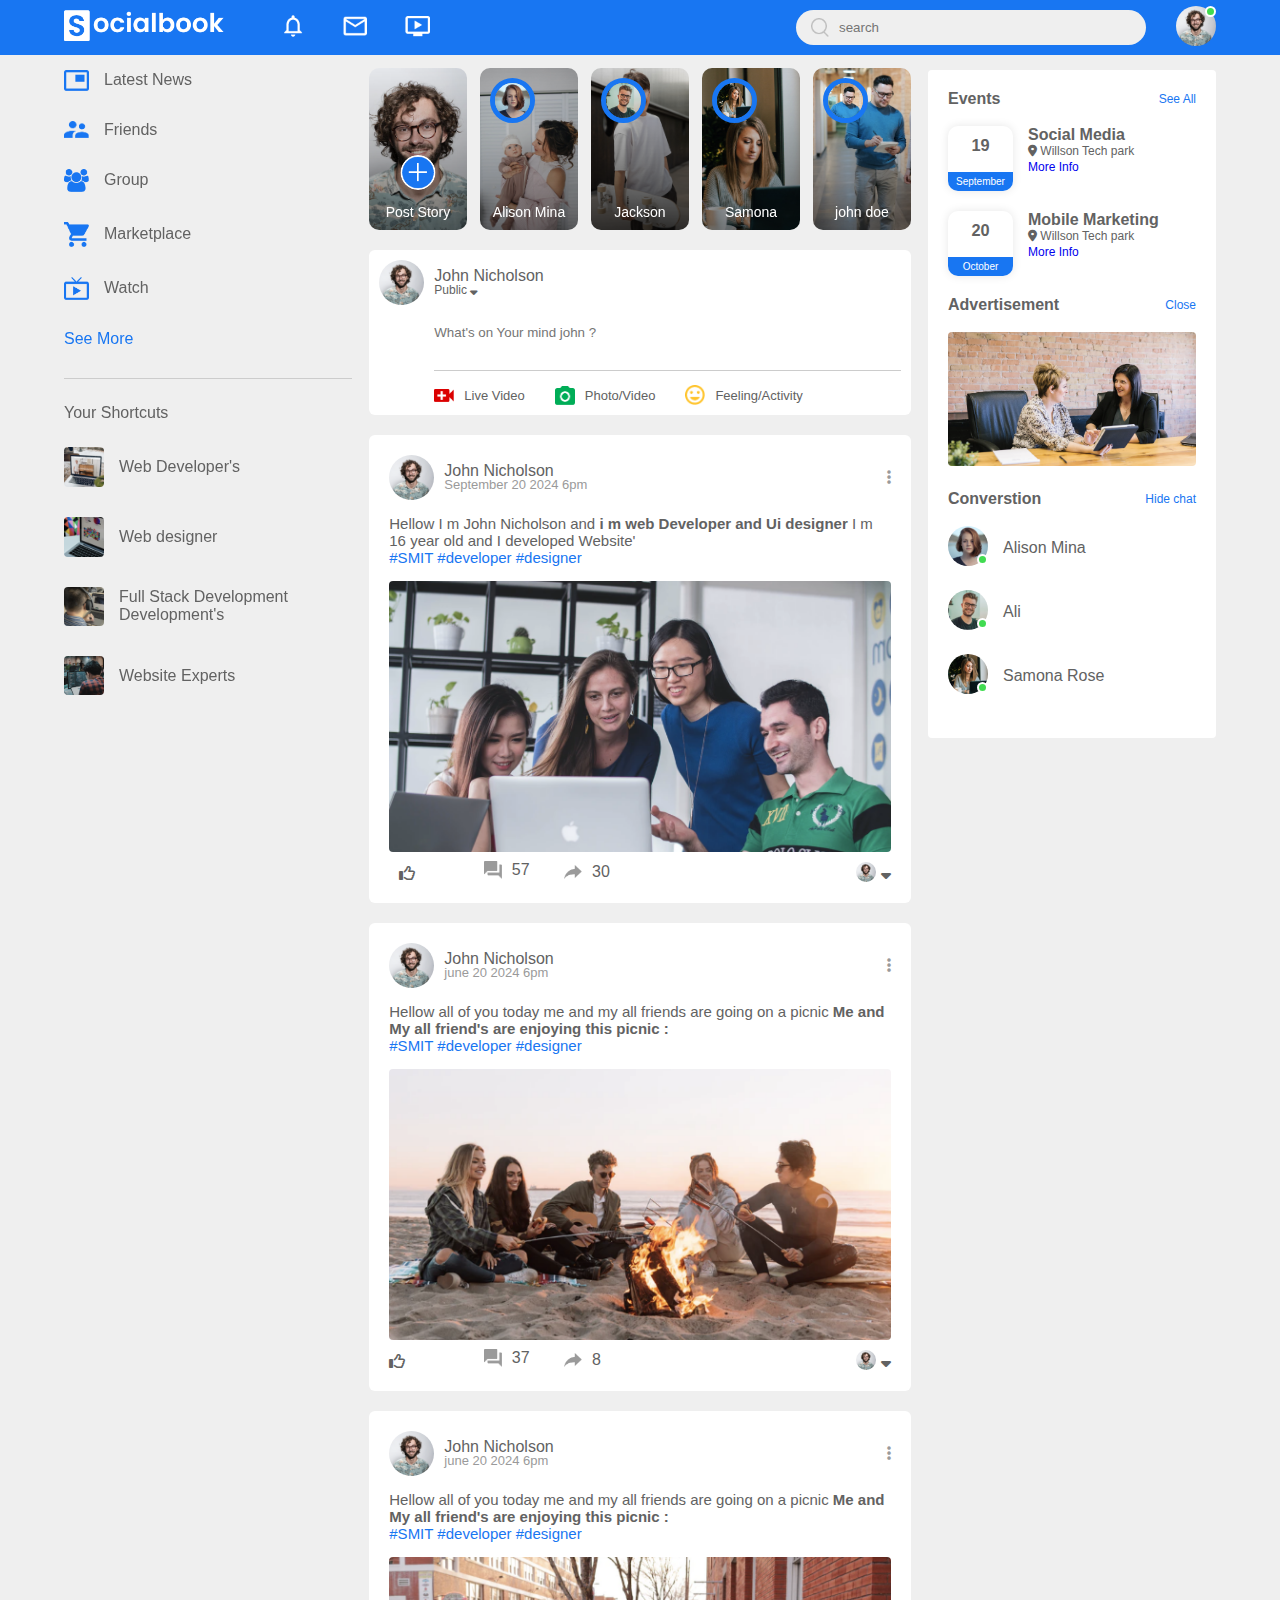
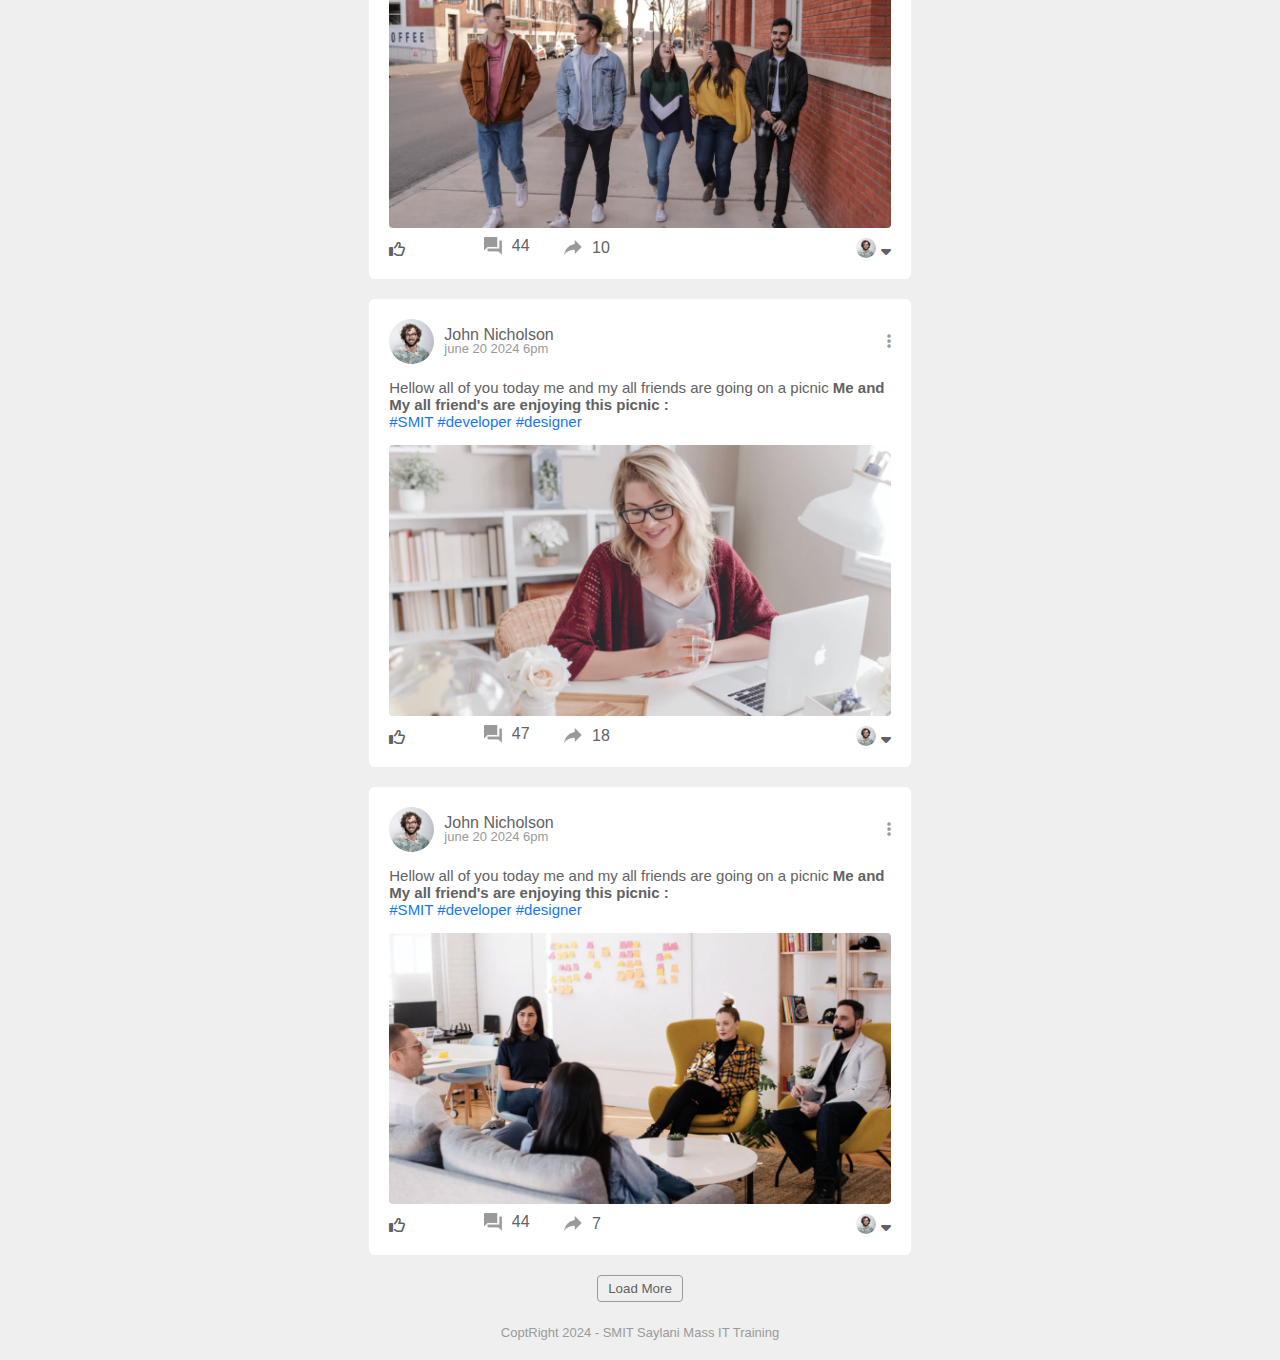
<file: index.html>
<!DOCTYPE html>
<html lang="en">
<head>
    <meta charset="UTF-8">
    <meta name="viewport" content="width=device-width, initial-scale=1.0">
    <link rel="stylesheet" href="style.css">
    <link rel="stylesheet" href="https://cdnjs.cloudflare.com/ajax/libs/font-awesome/6.6.0/css/all.min.css">
    
    <title>Document</title>
</head>
<body>
    <nav>
        <div class="nav-left">
            <a href="index.html">
                <img src="images/logo.png" alt="" class="logo">
            </a>

            <ul>
                <li><img src="./images/notification.png" alt=""></li>
                <li><img src="./images/inbox.png" alt=""></li>
                <li><img src="./images/video.png" alt=""></li>
            </ul>
        </div>

        <div class="nav-right">
            <div class="search-box">
                <img src="./images/search.png" alt="">
                <input type="text" placeholder="search" name="" id="">
            </div>
            <div class="nav-user-icon online" onclick="settingToggle()">
                <img src="./images/profile-pic.png" alt="">
            </div>
            
        </div>

        <!-- setting menu -->

        <div class="setting">

            <div id="darkbtn"  >
                <span  ></span>
            </div>


            <div class="stt-inner">

                <div class="user-profile">
                    <img src="./images/profile-pic.png" alt="">
                <div>
                    <p>John Nicholson</p>
                    <a href="profile.html">See your Profile</a>
                </div>
                
            </div>
            <hr>
        <div class="user-profile">
                <img src="images/feedback.png" alt="">
                <div>
                    <p>Give feedBack</p>
                    <a href="#">Help Us to improve the new design</a>
                </div>
                
            </div>
            <hr>

            <div class="setting-links">
                <img src="./images/setting.png"
                class="setting-icon" alt="">
                <a href="#">Setting & Privay <img src="./images/arrow.png" width="10px" alt=""></a>
            </div>

            <div class="setting-links">
                <img src="./images/help.png"
                class="setting-icon" alt="">
                <a href="#">Help & Support<img src="./images/arrow.png" width="10px" alt=""></a>
            </div>

            <div class="setting-links">

                <img src="./images/display.png"
                class="setting-icon" alt="">
                <a href="#">Disply & Accessibility<img src="./images/arrow.png" width="10px" alt=""></a>
            </div>
            
            <div class="setting-links">
                <img src="./images/logout.png"
                class="setting-icon" alt="">
                <a href="#">logout<img src="./images/arrow.png" width="10px" alt=""></a>
            </div>
            
        </div>
        </div>
    </div>

    </nav>
    
    <div class="main-container">
        <!-- -------left left-sidebar ---- -->
        <div class="left-sidebar">
            <div class="imp-link">
                <a href="#"><img src="./images/news.png" alt=""> Latest News</a>
                
                <a href="#"><img src="./images/friends.png" alt="">Friends</a>
                
                <a href="#"><img src="./images/group.png" alt="">Group</a>
                
                <a href="#"><img src="./images/marketplace.png" alt="">Marketplace</a>
                
                <a href="#"><img src="./images/watch.png "alt="">Watch</a>
                
                
                <a href="#">See More</a>

            </div>
            <div class="shortcut-links">
                <p>Your Shortcuts</p>
                <a href="#"><img src="./images/shortcut-1.png" alt="">Web Developer's</a>
                <a href="#"><img src="./images/shortcut-2.png" alt="">Web designer</a>
                <a href="#"><img src="./images/shortcut-3.png" alt="">Full Stack Development Development's</a>
                <a href="#"><img src="./images/shortcut-4.png" alt="">Website Experts</a>
    
            </div>
        </div>
  


        <!-- -------main-sidebar ---- -->
        <div class="main-contant">

            <div class="story-gallery">
                <div class="story story1">
                    <img src="images/upload.png" alt="">
                    <p>Post Story</p>
                </div>

                <div class="story story2">
                    <img src="images/member-1.png" alt="">
                    <p>Alison Mina</p>
                </div>

                <div class="story story3">
                    <img src="images/member-2.png" alt="">
                    <p>Jackson</p>
                </div>
                
                <div class="story story4">
                    <img src="images/member-3.png" alt="">
                    <p>Samona</p>
                </div>

                <div class="story story5">
                    <img src="images/member-4.png" alt="">
                    <p>john doe</p>
                </div>
            </div> 



            <div class="write-post"> 
                <div class="user-profile">
                    <img src="./images/profile-pic.png" alt="">
                    <div>
                        <p>John Nicholson</p>
                        <small>Public <i class="fa-solid fa-sort-down"></i></small>
                    </div>

                </div>
                
                <div class="post-input">
                    <textarea  rows="3" placeholder="What's on Your mind john ?" ></textarea>

                    <div class="add-post">
                        <a href="#"><img src="./images/live-video.png" alt="">Live Video</a>
                        
                        <a href="#"><img src="./images/photo.png" alt="">Photo/Video</a>
                        
                        <a href="#"><img src="./images/feeling.png" alt="">Feeling/Activity </a>
                         
                    </div>
                 </div>
            </div>

            <div class="post-container">
                   <div class="post-row">
                    
                <div class="user-profile">
                    <img src="./images/profile-pic.png" alt="">
                    <div>
                        <p>John Nicholson</p> 
                        <span>September 20 2024 6pm</span>
                    </div>
                </div>
                <a href=""><i class="fa-solid fa-ellipsis-v"></i></a>
         </div>


                <p class="post-text">Hellow I m John Nicholson and <span>  i m web Developer and Ui designer </span>I m 16 year old and I developed Website'<br> <a href="#">#SMIT</a>
                <a href="#">#developer</a>
                    <a href="#">#designer</a></p>
                    <img src="./images/feed-image-1.png" class="post-img">
                    
                    <div class="post-row">
                        <div class="activity-icons">
                            <div><i class="fa-regular fa-thumbs-up  like-js"  onclick="likebtn()" ondblclick="unlikebtn()" > </i></div>
                            <div><img src="./images/comments.png" alt="">57</div>
                            <div><img src="./images/share.png" alt="">30</div>
                        </div>

                        <div class="post-profile-icon">
                            <img src="images/profile-pic.png" alt=""><i class="fa-solid fa-sort-down"></i>
                        </div>
                    </div>
                    
 
                
            </div>

<!-- secone post  -->
            
            <div class="post-container">
                <div class="post-row">
                 
             <div class="user-profile">
                 <img src="./images/profile-pic.png" alt="">
                 <div>
                     <p>John Nicholson</p> 
                     <span>june 20 2024 6pm</span>
                 </div>
             </div>
             <a href=""><i class="fa-solid fa-ellipsis-v"></i></a>
      </div>

             <p class="post-text">Hellow all of you today me and my all friends are going on a picnic <span>Me and My all friend's are enjoying this picnic :</span> <br> <a href="#">#SMIT</a>
             <a href="#">#developer</a>
                 <a href="#">#designer</a></p>
                 <img src="./images/feed-image-2.png" class="post-img">
                 
                 <div class="post-row">
                     <div class="activity-icons">
                         <!-- <div><img src="./images/like.png" alt="">113</div> -->
                         <div><i class="fa-regular fa-thumbs-up  like2-js"  onclick="likebtn2()" ondblclick="unlikebtn()" > </i></div>
                         <div><img src="./images/comments.png" alt="">37</div>
                         <div><img src="./images/share.png" alt="">8</div>
                     </div>

                     <div class="post-profile-icon">
                         <img src="images/profile-pic.png" alt=""><i class="fa-solid fa-sort-down"></i>
                     </div>
                 </div>
                  
         </div>
<!-- 3th post  -->


         <div class="post-container">
            <div class="post-row">
             
         <div class="user-profile">
             <img src="./images/profile-pic.png" alt="">
             <div>
                 <p>John Nicholson</p> 
                 <span>june 20 2024 6pm</span>
             </div>
         </div>
         <a href=""><i class="fa-solid fa-ellipsis-v"></i></a>
  </div>

         <p class="post-text">Hellow all of you today me and my all friends are going on a picnic <span>Me and My all friend's are enjoying this picnic :</span> <br> <a href="#">#SMIT</a>
         <a href="#">#developer</a>
             <a href="#">#designer</a></p>
             <img src="./images/feed-image-3.png" class="post-img">
             
             <div class="post-row">
                 <div class="activity-icons">
                     <!-- <div><img src="./images/like.png" alt="">89</div> -->
                     <div><i class="fa-regular fa-thumbs-up  like3-js"  onclick="likebtn3()" ondblclick="unlikebtn()" > </i></div>
                     <div><img src="./images/comments.png" alt="">44</div>
                     <div><img src="./images/share.png" alt="">10</div>
                 </div>

                 <div class="post-profile-icon">
                     <img src="images/profile-pic.png" alt=""><i class="fa-solid fa-sort-down"></i>
                 </div>
             </div>
              
     </div>
<!-- 4th post  -->


     <div class="post-container">
        <div class="post-row">
         
     <div class="user-profile">
         <img src="./images/profile-pic.png" alt="">
         <div>
             <p>John Nicholson</p> 
             <span>june 20 2024 6pm</span>
         </div>
     </div>
     <a href=""><i class="fa-solid fa-ellipsis-v"></i></a>
</div>

     <p class="post-text">Hellow all of you today me and my all friends are going on a picnic <span>Me and My all friend's are enjoying this picnic :</span> <br> <a href="#">#SMIT</a>
     <a href="#">#developer</a>
         <a href="#">#designer</a></p>
         <img src="./images/feed-image-4.png" class="post-img">
         
         <div class="post-row">
             <div class="activity-icons">
                 <!-- <div><img src="./images/like.png" alt="">77</div> -->
                 <div><i class="fa-regular fa-thumbs-up  like4-js"  onclick="likebtn4()" ondblclick="unlikebtn()" > </i></div>
                 <div><img src="./images/comments.png" alt="">47</div>
                 <div><img src="./images/share.png" alt="">18</div>
             </div>

             <div class="post-profile-icon">
                 <img src="images/profile-pic.png" alt=""><i class="fa-solid fa-sort-down"></i>
             </div>
         </div>
          
 </div>

        <!-- 5th Post -->

     <div class="post-container">
        <div class="post-row">
         
     <div class="user-profile">
         <img src="./images/profile-pic.png" alt="">
         <div>
             <p>John Nicholson</p> 
             <span>june 20 2024 6pm</span>
         </div>
     </div>
     <a href=""><i class="fa-solid fa-ellipsis-v"></i></a>
</div>

     <p class="post-text">Hellow all of you today me and my all friends are going on a picnic <span>Me and My all friend's are enjoying this picnic :</span> <br> <a href="#">#SMIT</a>
     <a href="#">#developer</a>
         <a href="#">#designer</a></p>
         <img src="./images/feed-image-5.png" class="post-img">
         
         <div class="post-row">
             <div class="activity-icons">
                 <!-- <div><img src="./images/like.png" alt="">115</div> -->
                 <div><i class="fa-regular fa-thumbs-up  like5-js"  onclick="likebtn5()" ondblclick="unlikebtn()" > </i></div>
                 <div><img src="./images/comments.png" alt="">44</div>
                 <div><img src="./images/share.png" alt="">7</div>
             </div>

             <div class="post-profile-icon">
                 <img src="images/profile-pic.png" alt=""><i class="fa-solid fa-sort-down"></i>
             </div>
         </div>
         
        </div>
        
        <button type="button" class="loadbtn">Load More</button>



        </div>
 
        
        <!-- -------right-sidebar ---- -->
        <div class="right-sidebar">

            <div class="sidebar-title">
                <h4>Events</h4>
                <a href="#">See All</a>
            </div>

            <div class="event">
                <div class="left-event">
                    <h3>19</h3>
                    <span>September</span>
                </div>
                <div class="right-event">
                    <h4>Social Media</h4>
                    <p> <i class="fa-solid fa-location-dot"></i> Willson Tech park</p>
                    <a href="#">More Info</a>
                </div>
            </div>
            
            <div class="event">
                <div class="left-event">
                    <h3>20</h3>
                    <span>October</span>
                </div>
                <div class="right-event">
                    <h4>Mobile Marketing</h4>
                    <p><i class="fa-solid fa-location-dot"></i> Willson Tech park</p>
                    <a href="#">More Info</a>
                </div>
            </div>

            
            <div class="sidebar-title">
                <h4>Advertisement</h4>
                <a href="#">Close</a>
            </div>
            <img src="./images/advertisement.png" class="sidebar-ads" alt="">
 
            
            <div class="sidebar-title">
                <h4>Converstion</h4>
                <a href="#">Hide chat</a>
            </div>

            <div class="online-list">
                <div class="online">
                    <img src="./images/member-1.png" alt="">
                </div>
                <p>Alison Mina</p>
            </div>
 
            <div class="online-list">
                <div class="online">
                    <img src="./images/member-2.png" alt="">
                </div>
                <p>Ali</p>
            </div>
 
            <div class="online-list">
                <div class="online">
                    <img src="./images/member-3.png" alt="">
                </div>
                <p>Samona Rose</p>
            </div>
 

        </div>
    </div>

    <div class="footer">
        <p>CoptRight 2024 - SMIT Saylani Mass IT Training</p>
    </div>

    <script src="app.js"></script>

</body>
</html>
</file>
<file: style.css>
*{
    margin: 0;
    padding: 0;
    box-sizing: border-box;
    font-family:' poppins',sans-serif;
}

:root{
    --body-color:#efefef;
    --nav-color:#1876f2;
    --bg-color:#fff;

}

 .dark-theme{
    
    --body-color:#0a0a0a;
    --nav-color:#000;
    --bg-color:#000;
 }



body{
    background-color:var(--body-color);
    transition: background 0.3s;

}


nav{
    display: flex;
    align-items: center;
    justify-content: space-between;
    background: var(--nav-color);
    padding: 5px 5%;
    position: sticky;
    top: 0;
    z-index: 100;
}
.logo{
    width: 160px;
    margin-right: 40px;
}

.nav-left , .nav-right{
    display: flex;
    align-items: center;

}
.nav-left ul li{
    list-style: none;
    display: inline-block;

}
.nav-left ul li img{
    width: 28px;
    margin: 0 15px ;

}
.nav-user-icon img{
    width: 40px;
    border-radius: 50%;
    cursor: pointer;

} 
.nav-user-icon{
    margin-left: 30px;
}

.online{
    position: relative;
}
.online::after{
    content: " ";
    width: 7px ;
    height: 7px;
    border: 2px solid#fff;
    border-radius: 50%;
    background: #41db51;
    position:absolute;
    top: 0;
    right: 0;
}

.search-box{
    background-color:#efefef;
    width: 350px;
    border-radius: 20px;
    display: flex;
    align-items: center;
    padding:  0 15px ;

}
.search-box img{
    width: 18px;
}
.search-box input{
    width: 100%;
    background: transparent;
    padding:10px;
    outline: none;
    border: 0;
}

/* main Container :start */

.main-container{
    display: flex;
    justify-content: space-between;
    padding: 13px 5%;

}
 
.left-sidebar{
    flex-basis: 25%;
    position: sticky;
    top: 70px;
    align-self: flex-start;
}


.right-sidebar{
    flex-basis: 25%;
    position: sticky;
    top: 70px;
    align-self: flex-start;
    background-color:var(--bg-color);
    color: #626262;
    border-radius: 4px;
    padding: 20px;
    

} 
.main-contant{
    flex-basis: 47%;

}

.imp-link a, .shortcut-links a{
    text-decoration: none;
    display: flex;
    align-items: center;
    color: #626262;
    margin-bottom: 30px;
    width: fit-content;

}


.imp-link a img{
    width: 25px;
    margin-right: 15px;
}

.imp-link a:last-child{
    color: #1876f2;

}

.imp-link{
    border-bottom:1px solid#ccc;
}

.shortcut-links img{
    width:40px;
    border-radius: 4px;
    margin-right: 15px;

}

.shortcut-links p{
    margin: 25px 0;
    color: #626262;
    font-weight: 500;
}


.sidebar-title{
    display: flex;
    align-items: center;
    justify-content: space-between;
    margin-bottom: 18px;

}
 .right-sidebar h4{
    font-weight: 600;
    font-size: 16px;
}

.sidebar-title a{
    text-decoration: none;
    color:#1876f2 ;
    font-size: 12px;
}

.event {
    display: flex;
    font-size: 14px;
    margin-bottom: 20px;

}

.left-event{
    border-radius: 10px;
    height: 65px;
    width: 65px;
    margin-right: 15px;
    padding-top: 10px;
    text-align: center;
    position: relative;
    overflow: hidden;
    box-shadow: 0 0 10px rgba(0,0,0,0.1)
}

.event p {
    font-size: 12px;

}

.event a{
    font-size: 12px;
    text-decoration: none;
  }


.left-event span{
    position:  absolute;
    bottom: 0;
    left: 0;
    width: 100%;
    background-color:#1876f2;
    color: #fff;
    font-size: 10px;
    padding: 4px  0;
}

.sidebar-ads{
    width: 100%;
    margin-bottom: 20px;
    border-radius: 4px;
}

.online-list{
    display: flex;
    align-items: center;
    margin-bottom: 20px;

} 
.online-list .online img{
    width: 40px;
    border-radius: 50%;
    
}
.online-list .online{
    width: 40px;
    border-radius: 50%;
    margin-right: 15px;
}
.online-list .online::after{
    top: unset;
    bottom: 5px;
}
/* main .main-container */

.story-gallery{
    display: flex;
    justify-content: space-between;
    margin-bottom:20px;
}
.story{
    flex-basis: 18%;
    padding-top: 30%;
    position: relative;
    background-size: cover;
    border-radius: 10px;

}
.story img{
    position:  absolute;
    width: 45px;
    border-radius: 50%;
    top: 10px;
    left: 10px;
    border: 5px solid #1876f2;

}
.story p{
    position: absolute;
    bottom: 10px;
    width: 100%;
    text-align: center;
    color: white;
    font-size: 14px;
}

.story1{
    background-image:linear-gradient(transparent,rgba(0,0,0,0.5)), url(./images/status-1.png);
    
}
.story2{
    background-image:linear-gradient(transparent,rgba(0,0,0,0.5)), url(./images/status-2.png);
    
}
.story3{
    background-image:linear-gradient(transparent,rgba(0,0,0,0.8)), url(./images/status-3.png);
    
}.story4{
    background-image:linear-gradient(transparent,rgba(0,0,0,0.5)), url(./images/status-4.png);
    
}.story5{
    background-image:linear-gradient(transparent,rgba(0,0,0,0.5)), url(./images/status-5.png);
    
}

.story.story1 img{
    top: unset;
    left: 50%;
    bottom: 40px;
    transform: translateX(-50%);
    border: 0;
    width: 35px;
}

.write-post{
       width: 100%;
       background-color:var(--bg-color);
       border-radius: 6px;
       padding: 10px;
       color: #626262;

}
.user-profile{
    display: flex;
    align-items: center;

}
.user-profile img{
    width: 45px;
    border-radius: 50%;
    margin-right: 10px;
}
.user-profile p{
    margin-bottom: -5px;
    font-weight: 500;
    color: #626262;
}
.user-profile small{
    font-size: 12px;
}

.post-input{
    padding-left: 55px;
    padding-top: 20px;

}
.post-input textarea{
    width: 100%;
    border: 0;
    outline: 0;
    border-bottom: 1px solid #ccc;
    background-color: transparent;
    resize: none;
}
.add-post{
    display: flex;
    margin-top: 10px

}
.add-post a{
    text-decoration: none;
    display: flex;
    align-items: center;
    color: #626262;
    margin-right: 30px;
    font-size: 13px;
}

.add-post a img{
        width: 20px;
        margin-right: 10px;
}
  .post-container{
    width: 100%;
    background-color: var(--bg-color);
    border-radius: 6px;
    padding: 20px;
    color: #626262;
    margin: 20px 0;

}
.user-profile span{
    font-size: 13px;
    color: #9a9a9a;

}
.post-text{
    color: #626262;;
    margin: 15px 0 ;
    font-size: 15px;
    
    }
    .post-text span{
        color: #626262; 
        font-weight: 700;
        
        }
        
  .post-text a{
     color: #1876f2;
    text-decoration: none;
            }
            

.post-img{
    width: 100%;
    border-radius: 4px;
    margin-bottom: 5px;   
} 

 .post-row{
    display: flex;
    align-items: center;
    justify-content: space-between;
}
.activity-icons div img{
    width: 18px;
    margin-right: 10px;
}

.activity-icons i{
    width: 60px;
}
.like-js{
    padding-left: 10px;
}
.color1-js{
    color: #1876f2;
}
.color2-js{
 color: transparent;   
}

.activity-icons div{
    display: inline-flex;
    align-items: center;
    margin-right: 30px;
}

.post-profile-icon{
    display: flex;
    align-items: center;

}
.post-profile-icon img{
    width: 20px;
    border-radius: 50%;
    margin-right: 5px;

}

.post-row a{
    color: #9a9a9a;
}

.loadbtn{
    display: block;
    margin: auto;
    cursor: pointer;
    padding: 5px 10px;
    border: 1px solid #9a9a9a;
    color: #626262;
    background-color: transparent;
    border-radius: 4px;

}

.footer{
    text-align: center;
    color: #9a9a9a;
    padding: 10px 0 20px;
    font-size: 13px;
}
.setting{
    position: absolute;
    width: 90%;
    max-width: 320px;
    height: 400px;
    background-color: var(--bg-color);
    box-shadow: 0 0 10px rgba(0, 0, 0, 0.4);
    border-radius: 4px;
    overflow: hidden;
    top: 108%;
    right: 5%;
    max-height: 0;
    transition:max-height 0.3s ;

}

.setting-height-js{
    max-height: 400px;
}

.user-profile a{
    font-size: 12px;
    color: #1876f2;
    text-decoration: none;
}

.stt-inner{
    padding: 20px;
    
}
.setting hr{
    border: 0;
    height: 1px;
    background-color: #9a9a9a;
    margin: 15px 0;
}
.setting-links{
    display: flex;
    align-items: center;
    margin: 15px 0;

}
.setting-links .setting-icon{
    width: 38px;
    margin-right:10px;
    border-radius: 50%;
}
.setting-links a{
    display: flex;
    flex: 1;
    align-items: center;
    justify-content: space-between;
    text-decoration: none;
    color: #626262;


}

#darkbtn{
    position:absolute;
    top: 20px;
    right: 20px;
    background-color: #ccc;
    width: 45px;
    border-radius:15px ;
    padding: 2px 3px;
    cursor: pointer;
    display: flex;
    transition: padding-left 0.5s, background 0.5s;
}

#darkbtn span{
    width: 18px;
    height: 18px;
    background-color: #fff;
    border-radius: 50%;
    display: inline-block;    
}

#darkbtn.onbtn{
    padding-left: 23px;
    background-color: #0a0a0a;
}
  

/* new page  profile page */

.profile-container{
    padding: 20px 15%;
    color: #626262;

}
.cover-img{
    width: 100%;
    border-radius: 6px;
    margin-bottom: 14px;
    
}

.profile-detial{
    background-color: var(--bg-color);
    padding: 20px;
    border-radius: 4px;
    display: flex;
    align-items: flex-start;
    justify-content: space-between;
}
.pd-row{
    display: flex;
    align-items: flex-start;

}
.pd-img{
    width: 100px;
    margin-right: 20px;
    border-radius: 6px;

}
 
.pd-row div h3 {
    font-size: 25px;
    font-weight: 600;
} 
.pd-p{
    font-size: 13px;

}

.pd-row div img {
    width: 25px;
    border-radius: 50%;
    margin-top: 12px;

}

.pd-right button{
    background-color: #1876f2;
    border: 0 ;
    outline: 0;
    padding: 6px 10px ;
    display: inline-flex;
    align-items: center;
    color: #fff;
    border-radius: 3px;
    margin-left: 10px;
    cursor: pointer ;
    
}
.pd-right img{
    height: 15px;
    margin-right: 10px;

}

.pd-right button:first-child{
    background-color: #e4e6eb;
    color: #000;

}


.pd-right {
    text-align: right;

}

.pd-right a{
    background-color: #e4e6eb;
    border-radius: 3px;
    padding: 7px;
    display: inline-flex;
    align-items: center;
    margin-top: 30px;

}
.pd-right a img{
    width: 20px;
    height: 6px;
    margin-left:8px;

}
.profile-info{
    display: flex;
    align-items: flex-start;
    justify-content: space-between;
    margin-top: 20px;

}
.info-col{
    flex-basis: 45%;

}
.post-col{
    flex-basis: 60%;

}
.profile-intro{
    background-color:var(--bg-color);
    padding: 20px;
    margin-bottom: 20px;
    border-radius: 4px;
    width: 260px;
}
.profile-info h3{
    font-weight: 600;
}
.intro-text{
    text-align: center;
    margin: 10px 0 ;
    font-size: 14px;
}
.intro-text img{
    width: 15px;
    margin-bottom: -3px;
}
.profile-info ul {
    font-size: 14px
}

.profile-info hr{
    border: 0;
    height: 1px;
    background-color: #ccc;
    margin: 24px 0 ;
}

.profile-info ul li
{
list-style: none;
font-size: 14px;
margin: 15px 0;
display: flex;
align-items: center;
}

.profile-info ul li img{
    width: 26px;
    margin-right: 10px; 
}  
.title-box{
    display: flex;
    align-items: center;
    justify-content: space-between;

}
.title-box a{
    text-decoration: none;
    color: #1876f2;
    font-size: 14px;
}

.photo-box{
    display: grid;
    grid-template-columns: repeat(3, auto);
    grid-gap:10px;
    margin-top: 15px;
}
.photo-box div img{
 width: 100%;
 cursor: pointer;
}

.profile-intro p{
    font-size: 14px;

}
.friends-box{
    display: grid;
    grid-template-columns: repeat(3, auto);
    grid-gap:10px;
    margin-top: 15px;   
}
.friends-box div img{
    width: 100%;
    cursor: pointer;
    padding-bottom: 20px;
   }
   .friends-box div{
    position: relative;
   }
   .friends-box p{
    position: absolute;
    bottom: 0;
    left: 0;

   }


/*------- Media query for home page  ---- */





   @media (max-width:900px){
    .right-sidebar{
        display: none;
    }
    .left-sidebar{
        display: none;
    }
    nav{
        flex-wrap: wrap;
    }
    .search-box{
        display: none;

    }
    .logo{
        width: 110px;
        margin-right: 20px;
    }
    .nav-left ul li img{
        width: 20px;
        margin: 0 8px ;
    }

    .nav-user-icon img {
        width: 30px;
    }
    .nav-user-icon{
        margin-left: 0  ;
    }

    .add-post{
        flex-wrap: wrap;
    }
    .main-contant{
        flex-basis: 100%;
    }
    .story img {
        width: 30px;
        border-width: 3px;
    }
    .story p {
        font-size: 10px;
    }
    .story.story1 img {
        width: 25px;
        bottom: 30px;
    }
    .add-post a{
        margin-right: 12px;
        font-size: 9px;
    }
    .add-post a img{
        width: 16px;
        margin-right: 4px;
    }
    .post-input{
        padding-left: 0;
    }
    .activity-icons{
        width: 6px;
        display: flex;
    }
 

   }

   /* ------- media query profile page -----  */

   @media  (max-width:900px) {

    .profile-container{
        padding: 20px 5%;
    }
    .profile-detial{
        flex-wrap: wrap;
    }
    .pd-right{
        text-align:left;
        margin-top: 15px;
    }

    .pd-right button {
        margin-left: 0;
        margin-right: 10px;


    }
    
    .pd-row div h3{
        font-size: 16px;

    }

    .profile-info{
        flex-wrap: wrap;

    }
    .info-col, .post-col{
         flex-basis: 100%;
    }
    .profile-intro{
        width: 100%;
    }

                             







   }
</file>
